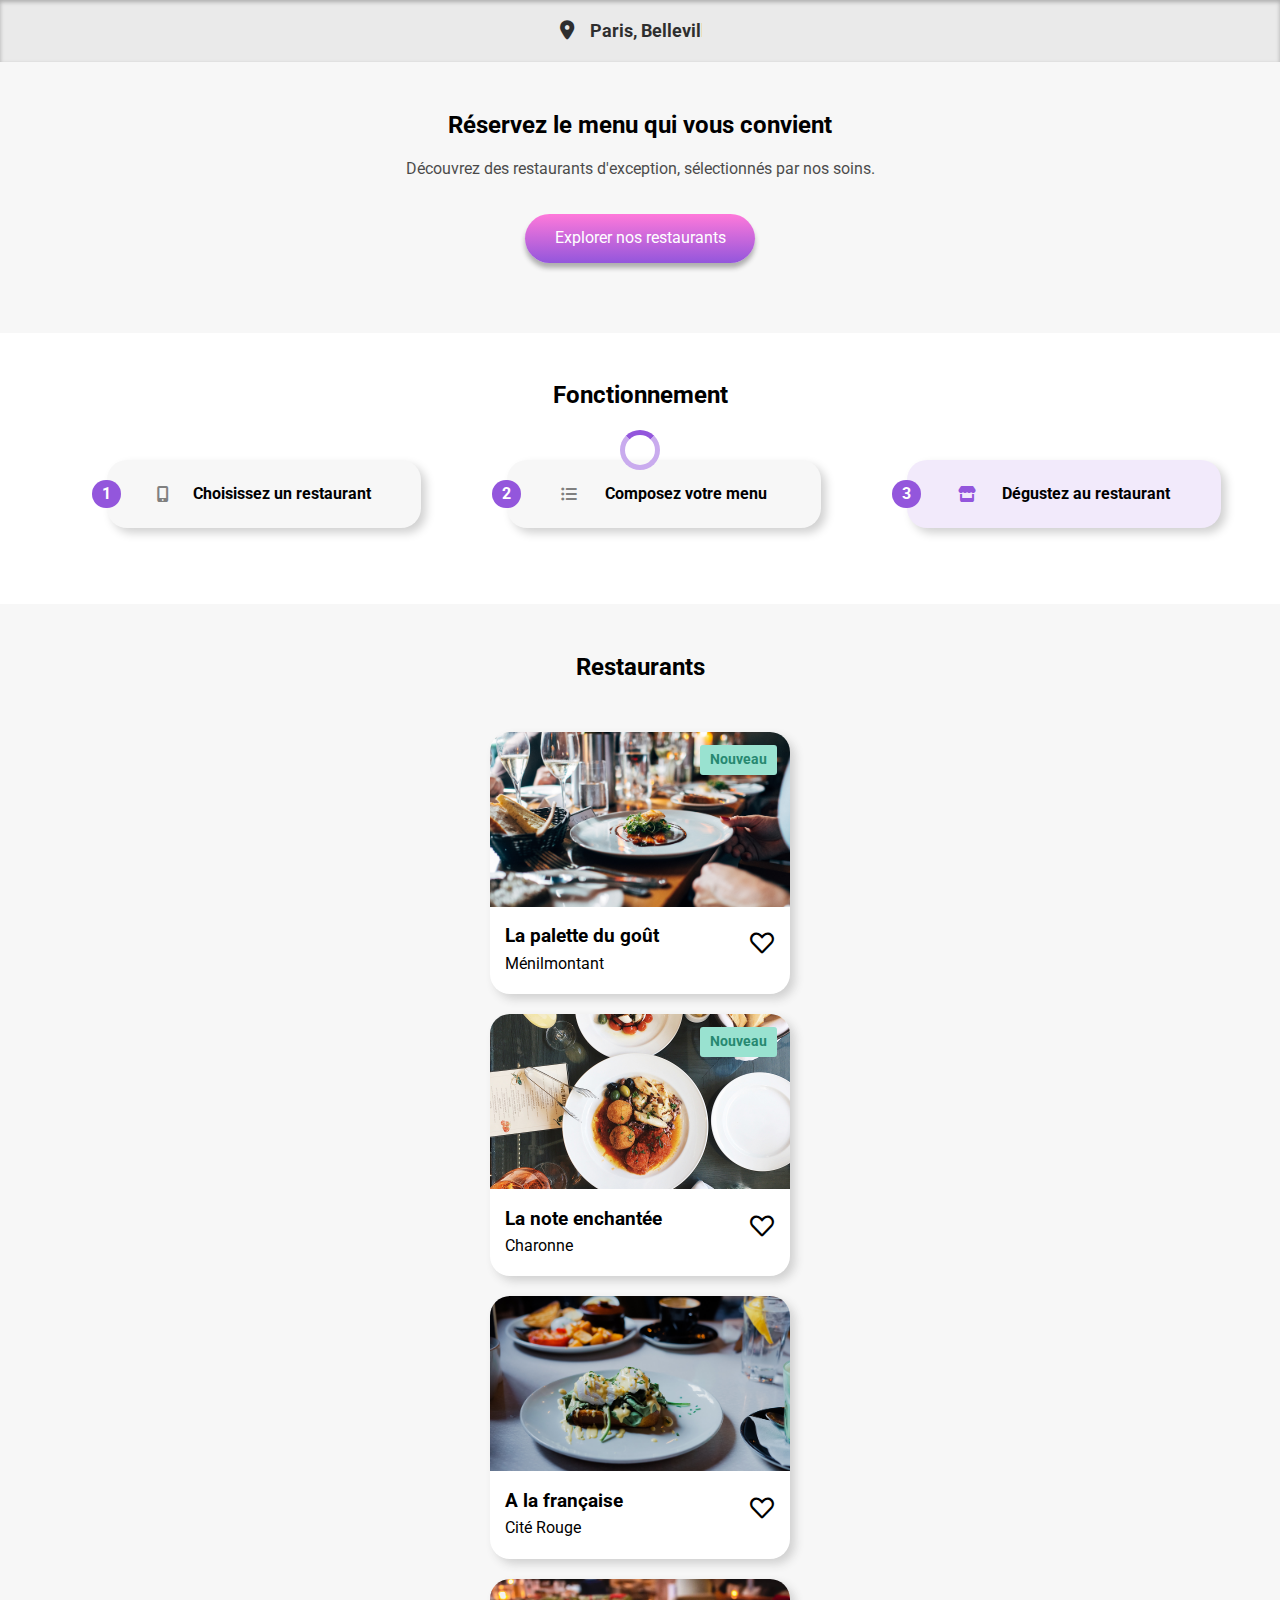
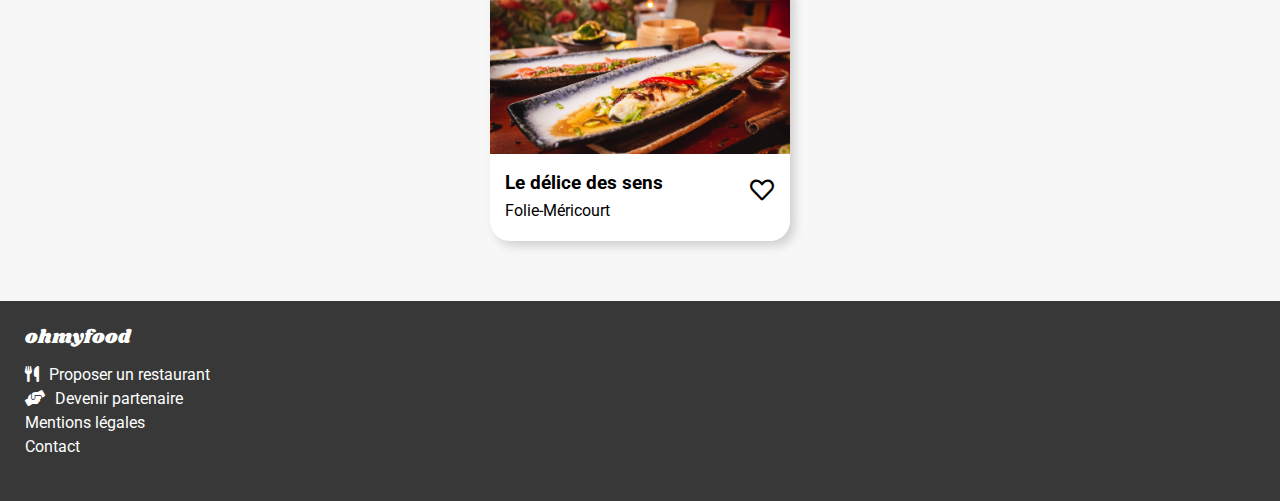
<file: public/index.html>
<!DOCTYPE html>
<html lang="fr">

<head>
    <meta charset="utf-8">
    <title>Accueil_Ohmyfood</title>
    <link rel="preconnect" href="https://fonts.googleapis.com">
    <link rel="preconnect" href="https://fonts.gstatic.com" crossorigin>
    <link href="https://fonts.googleapis.com/css2?family=Roboto:wght@400;700&family=Shrikhand&display=swap"
        rel="stylesheet">
    <link rel="stylesheet" href="CSS/main.css">
    <meta name="viewport" content="width=device-width, initial-scale=1.0, user-scalable=yes">
    <link rel="stylesheet" href="fontawesome-free-6.0.0-beta3-web/css/all.css">
    <link rel="stylesheet" href="font-awesome-4.7.0/css/font-awesome.min.css">
</head>

<body>

    <!--H E A D E R-->

    <header>
        <img class="header__logo" src="images/logo/ohmyfood.png" alt="logo">
    </header>

    <!--R E C H E R C H E S  E T  F O N C T I O N N E M E N T-->

    <main>
        <section class="location">
            <form>
                <i class="fas fa-map-marker-alt"></i>
                <input type="search" value="Paris, Belleville" />
            </form>
            <h2 class="location__titre">Réservez le menu qui vous convient</h2>
            <p class="location__phrase">Découvrez des restaurants d'exception, sélectionnés par nos soins.</p>
            <button class="location__btn" type="button">Explorer nos restaurants</button>
        </section>

        <section class="step">
            <h2 class="step__titre">Fonctionnement</h2>
            <ol class="step__list">
                <li class="step__list__item"><i class="fas fa-mobile-alt"></i>Choisissez un restaurant
                <li>
                <li class="step__list__item"><i class="fas fa-list-ul"></i>Composez votre menu</li>
                <li class="step__list__item --active"><i class="fas fa-store"></i>Dégustez au restaurant</li>
            </ol>
        </section>

        <!--RESTAURANT CARTES-->

        <section class="restaurant">
            <h2 class="restaurant__titre">Restaurants</h2>

            <div class="restaurant__carte">
                <a href="menu3.html">
                    <img class="restaurant__carte__img" src="images/restaurants/jay-wennington-N_Y88TWmGwA-unsplash.jpg"
                        alt="la palette du goût">
                    <span>Nouveau</span>

                    <div class="carte__legende">
                        <button class="carte__legende__btn"><i class="fa-solid fa-heart"></i></button>
                        <h3 class="carte__legende__titre">La palette du goût</h3>
                        <p class="carte__legende__lieu">Ménilmontant</p>
                    </div>
                </a>
            </div>

            <div class="restaurant__carte">
                <a href="menu2.html">
                    <img class="restaurant__carte__img" src="images/restaurants/stil-u2Lp8tXIcjw-unsplash.jpg"
                        alt="la note enchantée">
                    <span>Nouveau</span>

                    <div class="carte__legende">
                        <button class="carte__legende__btn"><i class="fa-solid fa-heart"></i></button>
                        <h3 class="carte__legende__titre">La note enchantée</h3>
                        <p class="carte__legende__lieu">Charonne</p>
                    </div>
                </a>
            </div>

            <div class="restaurant__carte">
                <a href="menu1.html">
                    <img class="restaurant__carte__img" src="images/restaurants/toa-heftiba-DQKerTsQwi0-unsplash.jpg"
                        alt="A la française">

                    <div class="carte__legende">
                        <button class="carte__legende__btn"><i class="fa-solid fa-heart"></i></button>
                        <h3 class="carte__legende__titre">A la française</h3>
                        <p class="carte__legende__lieu">Cité Rouge</p>
                    </div>
                </a>
            </div>

            <div class="restaurant__carte">
                <a href="menu4.html">
                    <img class="restaurant__carte__img"
                        src="images/restaurants/louis-hansel-shotsoflouis-qNBGVyOCY8Q-unsplash.jpg"
                        alt="Le délice des sens">

                    <div class="carte__legende">
                        <button class="carte__legende__btn"><i class="fa-solid fa-heart"></i></button>
                        <h3 class="carte__legende__titre">Le délice des sens</h3>
                        <p class="carte__legende__lieu">Folie-Méricourt</p>
                    </div>
                </a>
            </div>

        </section>

        <div class="content-loader">
            <div class="loader"></div>
        </div>
    </main>

    <!--F O O T E R-->

    <footer>
        <h3 class="footer__titre">ohmyfood</h3>
        <ul class="footer__list">
            <li class="footer__list__item"><i class="fas fa-utensils"></i>Proposer un restaurant</li>
            <li class="footer__list__item"><i class="fas fa-hands-helping"></i>Devenir partenaire</li>
            <li class="footer__list__item">Mentions légales</li>
            <li class="footer__list__item"><a href="mailto:contact@ohmyfood.com">Contact</a></li>
        </ul>
    </footer>
</body>

</html>
</file>
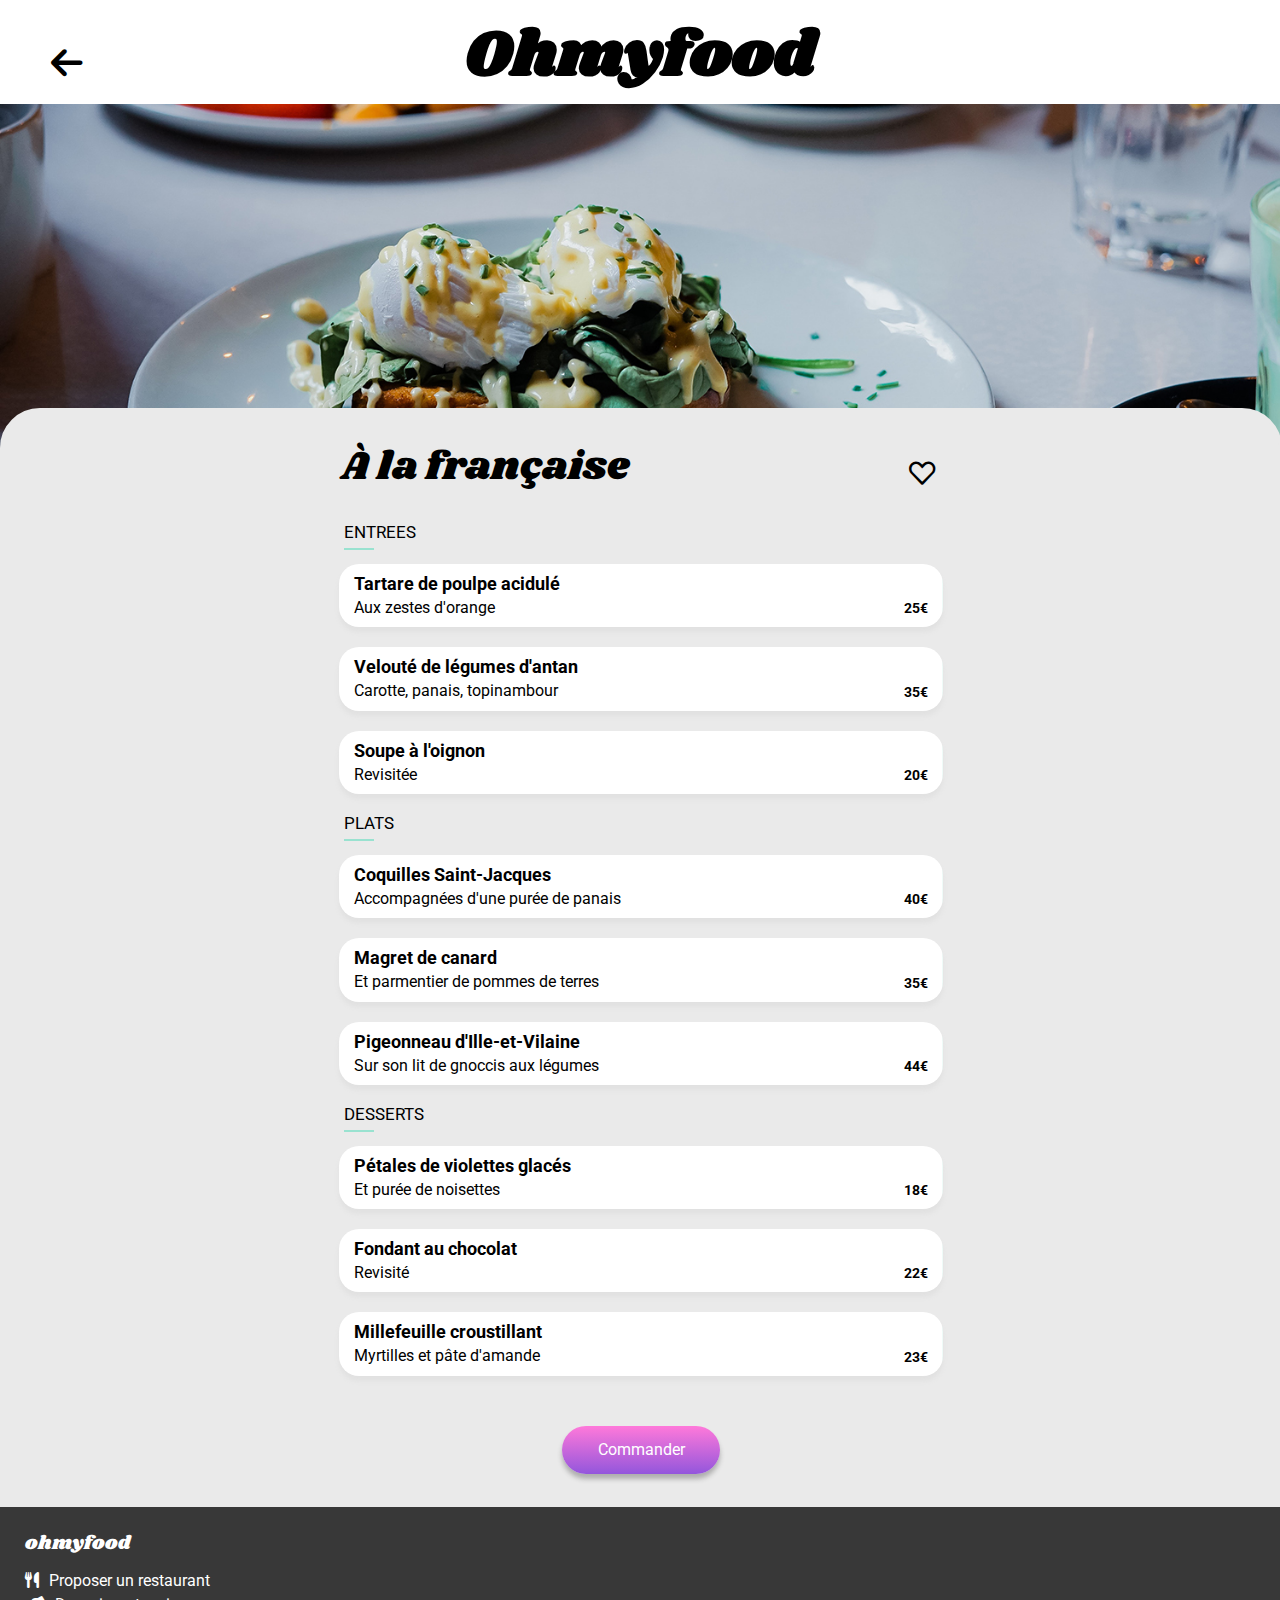
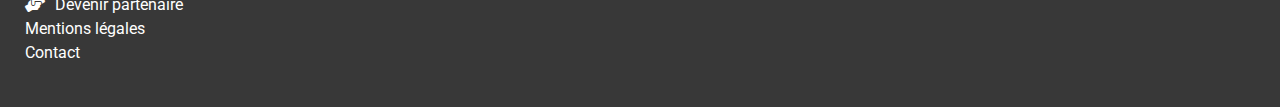
<file: public/menu1.html>
<!DOCTYPE html>
<html lang="fr">

<head>
    <meta charset="utf-8">
    <title>Menu - A la française</title>
    <link rel="preconnect" href="https://fonts.googleapis.com">
    <link rel="preconnect" href="https://fonts.gstatic.com" crossorigin>
    <link href="https://fonts.googleapis.com/css2?family=Roboto:wght@100;300;400;700&family=Shrikhand&display=swap"
        rel="stylesheet">
    <link rel="stylesheet" href="CSS/main.css">
    <meta name="viewport" content="width=device-width, initial-scale=1.0, user-scalable=yes">
    <link rel="stylesheet" href="fontawesome-free-6.0.0-beta3-web/css/all.css">
    <link rel="stylesheet" href="font-awesome-4.7.0/css/font-awesome.min.css">
</head>

<body>

    <!--H E A D E R-->

    <header>
        <a href="index.html" class="header__link"><i class="fas fa-arrow-left"></i></a>
        <img class="header__logo" src="images/logo/ohmyfood.png" alt="logo">
        <h1>Ohmyfood</h1>
    </header>

    <!--M E N U-->

    <main class="page-menu">

        <img src="images/restaurants/toa-heftiba-DQKerTsQwi0-unsplash.jpg" alt="A la française">
        <section class="menu">
            <h2 class="menu__titre">À la française<button class="menu__btn"><i class="fa-solid fa-heart"></i></button>
            </h2>

            <!--E N T R E E S-->

            <section class="section-entree plat entree">
                <h2 class="plat__titre">ENTREES</h2>

                <div class="plat__all">
                    <!--TEST CORRECTIONS BOUTON EN DIV-->
                    
                    <div class="entree__btn">
                        
                        <div class="plat__etdetails">
                            <h3 class="plat__choix">Tartare de poulpe acidulé</h3>
                            <p class="plat__accompagnement">Aux zestes d'orange</p>
                        </div>

                        
                        <p class="plat__prix">25€</p>
                        

                        <div class="fond-coche"><i class="fa-solid fa-circle-check"></i></div>

                    </div>
                    <!--TEST CORRECTIONS BOUTON EN DIV-->

                    <div class="entree__btn">
                        
                        <div class="plat__etdetails">
                            <h3 class="plat__choix">Velouté de légumes d'antan</h3>
                            <p class="plat__accompagnement">Carotte, panais, topinambour</p>
                        </div>

                        
                        <p class="plat__prix">35€</p>
                        

                        <div class="fond-coche"><i class="fa-solid fa-circle-check"></i></div>

                    </div>


                    <div class="entree__btn">
                        
                        <div class="plat__etdetails">
                            <h3 class="plat__choix">Soupe à l'oignon</h3>
                            <p class="plat__accompagnement">Revisitée</p>
                        </div>

                        
                        <p class="plat__prix">20€</p>
                        

                        <div class="fond-coche"><i class="fa-solid fa-circle-check"></i></div>

                    </div>
                </div>

            </section>

            <!--P L A T S-->

            <section class="section-plat plat">
                <h2 class="plat__titre">PLATS</h2>

                <div class="plat__all">

                    <div class="plat__btn">
                        
                        <div class="plat__etdetails">
                            <h3 class="plat__choix">Coquilles Saint-Jacques</h3>
                            <p class="plat__accompagnement">Accompagnées d'une purée de panais</p>
                        </div>

                        
                        <p class="plat__prix">40€</p>
                        

                        <div class="fond-coche"><i class="fa-solid fa-circle-check"></i></div>

                    </div>


                    <div class="plat__btn">
                        
                        <div class="plat__etdetails">
                            <h3 class="plat__choix">Magret de canard</h3>
                            <p class="plat__accompagnement">Et parmentier de pommes de terres</p>
                        </div>

                        
                        <p class="plat__prix">35€</p>
                        

                        <div class="fond-coche"><i class="fa-solid fa-circle-check"></i></div>

                    </div>


                    <div class="plat__btn">
                        
                        <div class="plat__etdetails">
                            <h3 class="plat__choix">Pigeonneau d'Ille-et-Vilaine</h3>
                            <p class="plat__accompagnement">Sur son lit de gnoccis aux légumes</p>
                        </div>

                        
                        <p class="plat__prix">44€</p>
                        

                        <div class="fond-coche"><i class="fa-solid fa-circle-check"></i></div>

                    </div>

                </div>

            </section>

            <!--D E S S E R T S-->

            <section class="section-dessert plat dessert">
                <h2 class="plat__titre">DESSERTS</h2>

                <div class="plat__all">


                    <div class="dessert__btn">
                        
                        <div class="plat__etdetails">
                            <h3 class="plat__choix">Pétales de violettes glacés</h3>
                            <p class="plat__accompagnement">Et purée de noisettes</p>
                        </div>

                        
                        <p class="plat__prix">18€</p>
                        

                        <div class="fond-coche"><i class="fa-solid fa-circle-check"></i></div>

                    </div>

        

                    <div class="dessert__btn">
                        
                        <div class="plat__etdetails">
                            <h3 class="plat__choix">Fondant au chocolat</h3>
                            <p class="plat__accompagnement">Revisité</p>
                        </div>

                        
                        <p class="plat__prix">22€</p>
                        

                        <div class="fond-coche"><i class="fa-solid fa-circle-check"></i></div>

                    </div>


                    <div class="dessert__btn">
                        
                        <div class="plat__etdetails">
                            <h3 class="plat__choix">Millefeuille croustillant</h3>
                            <p class="plat__accompagnement">Myrtilles et pâte d'amande</p>
                        </div>

                        
                        <p class="plat__prix">23€</p>
                        

                        <div class="fond-coche"><i class="fa-solid fa-circle-check"></i></div>

                    </div>
                </div>

            </section>

            <div class="menu__order">
                <button>Commander</button>
            </div>

        </section>
    </main>

    <!--F O O T E R-->

    <footer>
        <h3 class="footer__titre">ohmyfood</h3>
        <ul class="footer__list">
            <li class="footer__list__item"><i class="fas fa-utensils"></i>Proposer un restaurant</li>
            <li class="footer__list__item"><i class="fas fa-hands-helping"></i>Devenir partenaire</li>
            <li class="footer__list__item">Mentions légales</li>
            <li class="footer__list__item"><a href="mailto:contact@ohmyfood.com">Contact</a></li>
        </ul>
    </footer>
</body>

</html>
</file>
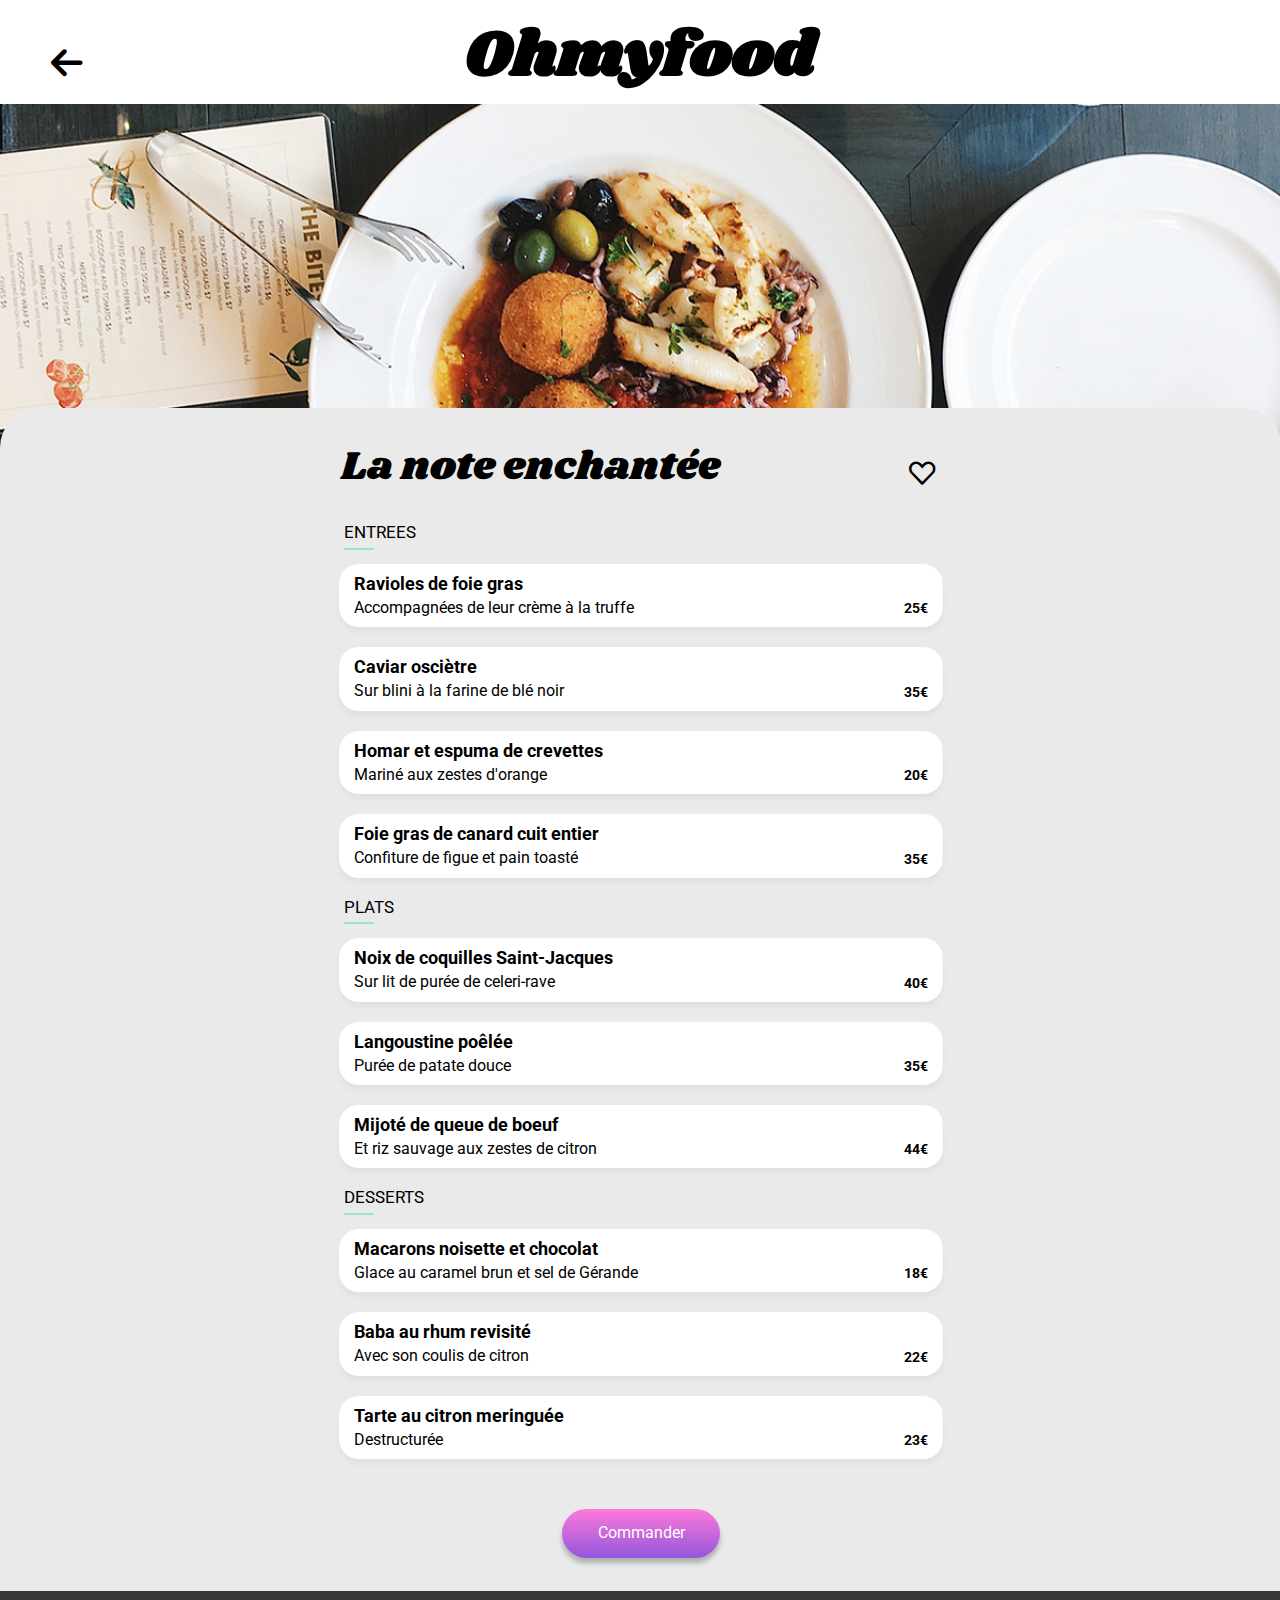
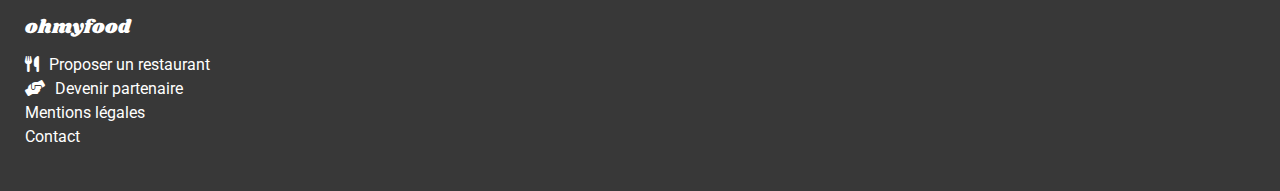
<file: public/menu2.html>
<!DOCTYPE html>
<html lang="fr">

<head>
    <meta charset="utf-8">
    <title>Menu - La note enchantée</title>
    <link rel="preconnect" href="https://fonts.googleapis.com">
    <link rel="preconnect" href="https://fonts.gstatic.com" crossorigin>
    <link href="https://fonts.googleapis.com/css2?family=Roboto:wght@100;300;400;700&family=Shrikhand&display=swap"
        rel="stylesheet">
    <link rel="stylesheet" href="CSS/main.css">
    <meta name="viewport" content="width=device-width, initial-scale=1.0, user-scalable=yes">
    <link rel="stylesheet" href="fontawesome-free-6.0.0-beta3-web/css/all.css">
    <link rel="stylesheet" href="font-awesome-4.7.0/css/font-awesome.min.css">
</head>

<body>

    <!--H E A D E R-->

    <header>
        <a href="index.html" class="header__link"><i class="fas fa-arrow-left"></i></a>
        <img class="header__logo" src="images/logo/ohmyfood.png" alt="logo">
        <h1>Ohmyfood</h1>
    </header>

    <!--M E N U-->

    <main class="page-menu">

        <img src="images/restaurants/stil-u2Lp8tXIcjw-unsplash.jpg" alt="La note enchnatée">
        <section class="menu">
            <h2 class="menu__titre">La note enchantée<button class="menu__btn"><i class="fa-solid fa-heart"></i></button>
            </h2>

            <!--E N T R E E S-->

            <section class="section-entree plat entree">
                <h2 class="plat__titre">ENTREES</h2>

                <div class="plat__all">
                    <!--TEST REORGANISATION BOUTON PLAT--> <!--ATTENTION JE TRAVAILLE SUR LA BRANCHE GIT "PLAT"!-->
                    
                    <div class="entree__btn">
                        
                        <div class="plat__etdetails">
                            <h3 class="plat__choix">Ravioles de foie gras</h3>
                            <p class="plat__accompagnement">Accompagnées de leur crème à la truffe</p>
                        </div>

                        
                        <p class="plat__prix">25€</p>
                        

                        <div class="fond-coche"><i class="fa-solid fa-circle-check"></i></div>

                    </div>
                    <!--TEST REORGANISATION BOUTON PLAT-->

                    <div class="entree__btn">
                        
                        <div class="plat__etdetails">
                            <h3 class="plat__choix">Caviar osciètre</h3>
                            <p class="plat__accompagnement">Sur blini à la farine de blé noir</p>
                        </div>

                        
                        <p class="plat__prix">35€</p>
                        

                        <div class="fond-coche"><i class="fa-solid fa-circle-check"></i></div>

                    </div>


                    <div class="entree__btn">
                        
                        <div class="plat__etdetails">
                            <h3 class="plat__choix">Homar et espuma de crevettes</h3>
                            <p class="plat__accompagnement">Mariné aux zestes d'orange</p>
                        </div>

                        
                        <p class="plat__prix">20€</p>
                        

                        <div class="fond-coche"><i class="fa-solid fa-circle-check"></i></div>

                    </div>


                    <div class="entree__btn">
                        
                        <div class="plat__etdetails">
                            <h3 class="plat__choix">Foie gras de canard cuit entier</h3>
                            <p class="plat__accompagnement">Confiture de figue et pain toasté</p>
                        </div>

                        
                        <p class="plat__prix">35€</p>
                        

                        <div class="fond-coche"><i class="fa-solid fa-circle-check"></i></div>

                    </div>
                </div>

            </section>

            <!--P L A T S-->

            <section class="section-plat plat">
                <h2 class="plat__titre">PLATS</h2>

                <div class="plat__all">

                    <div class="plat__btn">
                        
                        <div class="plat__etdetails">
                            <h3 class="plat__choix">Noix de coquilles Saint-Jacques</h3>
                            <p class="plat__accompagnement">Sur lit de purée de celeri-rave</p>
                        </div>

                        
                        <p class="plat__prix">40€</p>
                        

                        <div class="fond-coche"><i class="fa-solid fa-circle-check"></i></div>

                    </div>


                    <div class="plat__btn">
                        
                        <div class="plat__etdetails">
                            <h3 class="plat__choix">Langoustine poêlée</h3>
                            <p class="plat__accompagnement">Purée de patate douce</p>
                        </div>

                        
                        <p class="plat__prix">35€</p>
                        

                        <div class="fond-coche"><i class="fa-solid fa-circle-check"></i></div>

                    </div>


                    <div class="plat__btn">
                        
                        <div class="plat__etdetails">
                            <h3 class="plat__choix">Mijoté de queue de boeuf</h3>
                            <p class="plat__accompagnement">Et riz sauvage aux zestes de citron</p>
                        </div>

                        
                        <p class="plat__prix">44€</p>
                        

                        <div class="fond-coche"><i class="fa-solid fa-circle-check"></i></div>

                    </div>

                </div>

            </section>

            <!--D E S S E R T S-->

            <section class="section-dessert plat dessert">
                <h2 class="plat__titre">DESSERTS</h2>

                <div class="plat__all">


                    <div class="dessert__btn">
                        
                        <div class="plat__etdetails">
                            <h3 class="plat__choix">Macarons noisette et chocolat</h3>
                            <p class="plat__accompagnement">Glace au caramel brun et sel de Gérande</p>
                        </div>

                        
                        <p class="plat__prix">18€</p>
                        

                        <div class="fond-coche"><i class="fa-solid fa-circle-check"></i></div>

                    </div>

        

                    <div class="dessert__btn">
                        
                        <div class="plat__etdetails">
                            <h3 class="plat__choix">Baba au rhum revisité</h3>
                            <p class="plat__accompagnement">Avec son coulis de citron</p>
                        </div>

                        
                        <p class="plat__prix">22€</p>
                        

                        <div class="fond-coche"><i class="fa-solid fa-circle-check"></i></div>

                    </div>


                    <div class="dessert__btn">
                        
                        <div class="plat__etdetails">
                            <h3 class="plat__choix">Tarte au citron meringuée</h3>
                            <p class="plat__accompagnement">Destructurée</p>
                        </div>

                        
                        <p class="plat__prix">23€</p>
                        

                        <div class="fond-coche"><i class="fa-solid fa-circle-check"></i></div>

                    </div>
                </div>

            </section>

            <div class="menu__order">
                <button>Commander</button>
            </div>

        </section>
    </main>

    <!--F O O T E R-->

    <footer>
        <h3 class="footer__titre">ohmyfood</h3>
        <ul class="footer__list">
            <li class="footer__list__item"><i class="fas fa-utensils"></i>Proposer un restaurant</li>
            <li class="footer__list__item"><i class="fas fa-hands-helping"></i>Devenir partenaire</li>
            <li class="footer__list__item">Mentions légales</li>
            <li class="footer__list__item"><a href="mailto:contact@ohmyfood.com">Contact</a></li>
        </ul>
    </footer>
</body>

</html>
</file>
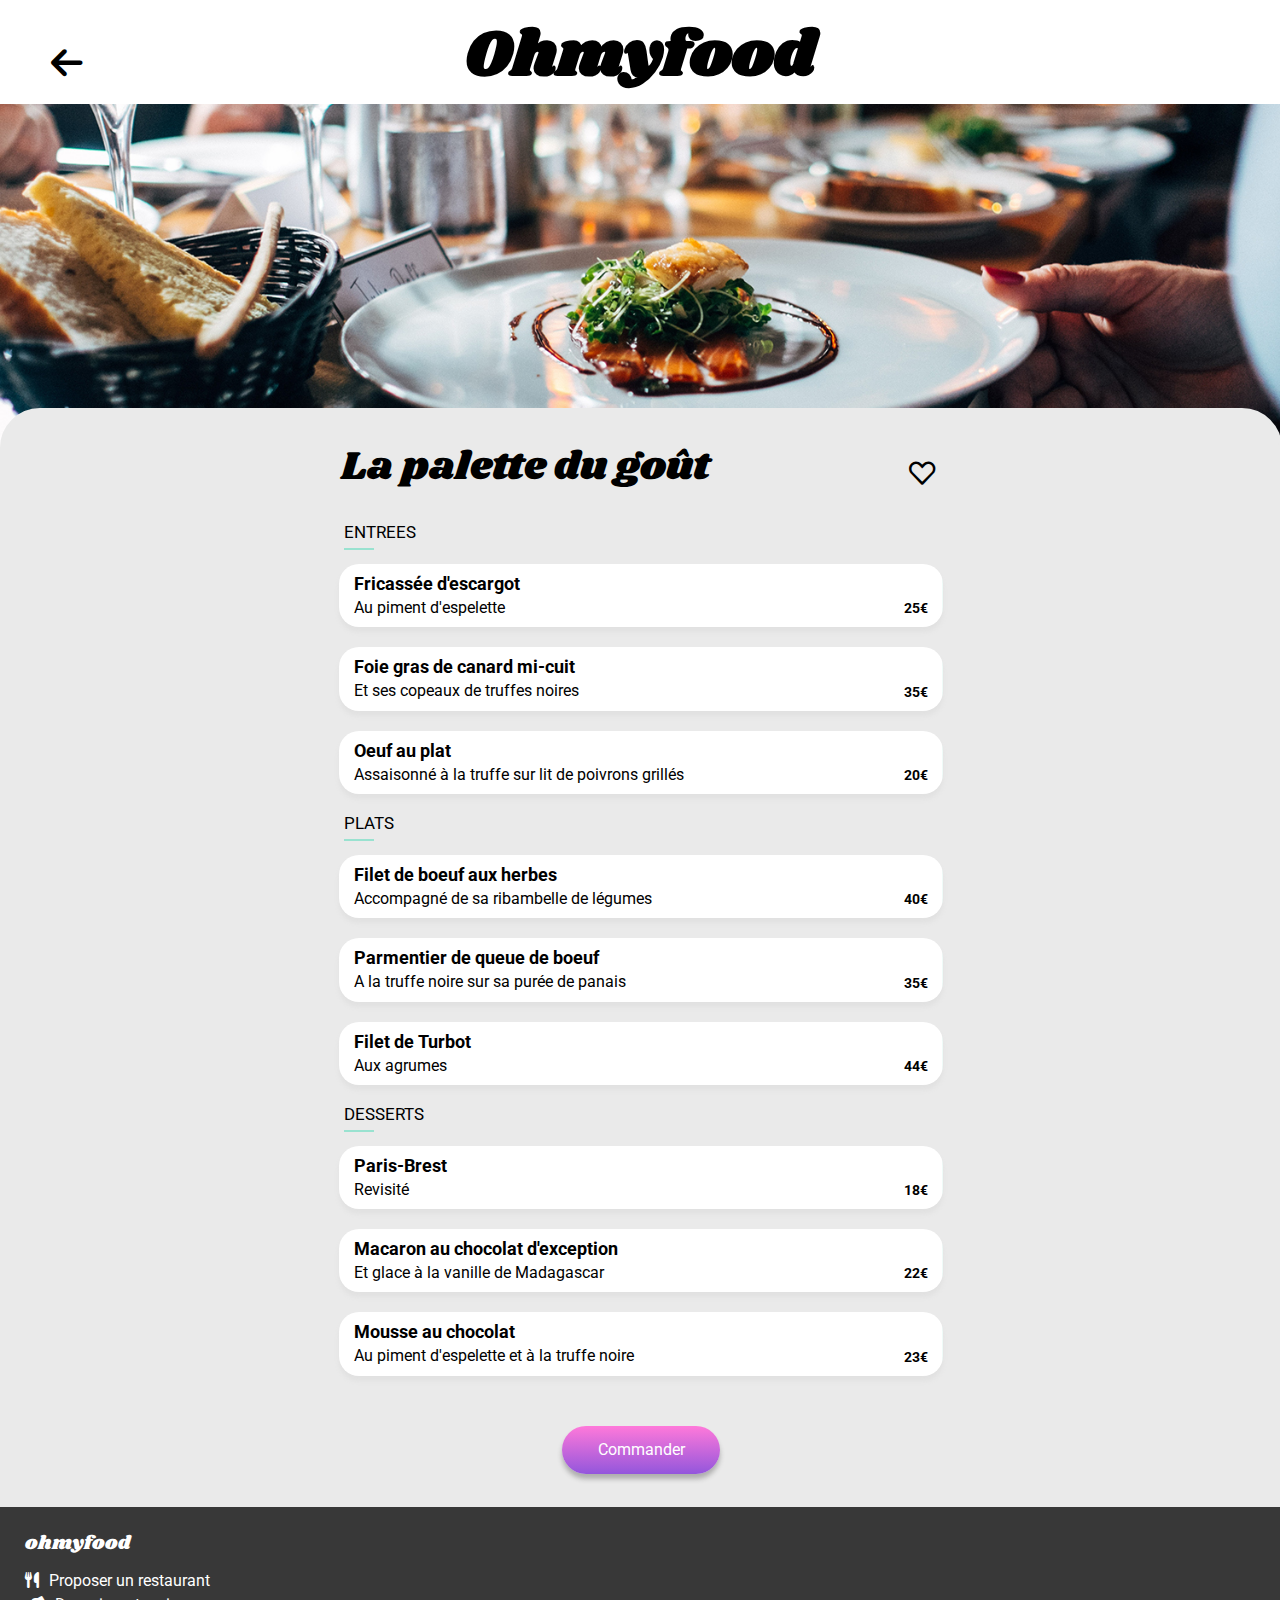
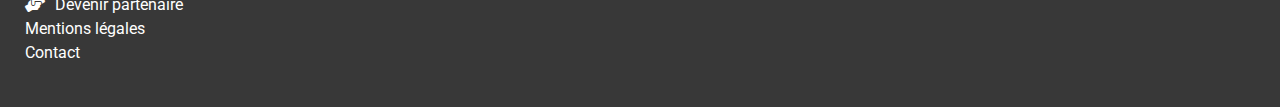
<file: public/menu3.html>
<!DOCTYPE html>
<html lang="fr">

<head>
    <meta charset="utf-8">
    <title>Menu - La palette du goût</title>
    <link rel="preconnect" href="https://fonts.googleapis.com">
    <link rel="preconnect" href="https://fonts.gstatic.com" crossorigin>
    <link href="https://fonts.googleapis.com/css2?family=Roboto:wght@100;300;400;700&family=Shrikhand&display=swap"
        rel="stylesheet">
    <link rel="stylesheet" href="CSS/main.css">
    <meta name="viewport" content="width=device-width, initial-scale=1.0, user-scalable=yes">
    <link rel="stylesheet" href="fontawesome-free-6.0.0-beta3-web/css/all.css">
    <link rel="stylesheet" href="font-awesome-4.7.0/css/font-awesome.min.css">
</head>

<body>

    <!--H E A D E R-->

    <header>
        <a href="index.html" class="header__link"><i class="fas fa-arrow-left"></i></a>
        <img class="header__logo" src="images/logo/ohmyfood.png" alt="logo">
        <h1>Ohmyfood</h1>
    </header>

    <!--M E N U-->

    <main class="page-menu">

        <img src="images/restaurants/jay-wennington-N_Y88TWmGwA-unsplash.jpg" alt="La palette du goût">
        <section class="menu">
            <h2 class="menu__titre">La palette du goût<button class="menu__btn"><i class="fa-solid fa-heart"></i></button>
            </h2>

            <!--E N T R E E S-->

            <section class="section-entree plat entree">
                <h2 class="plat__titre">ENTREES</h2>

                <div class="plat__all">
                    <!--TEST REORGANISATION BOUTON PLAT--> <!--ATTENTION JE TRAVAILLE SUR LA BRANCHE GIT "PLAT"!-->
                    
                    <div class="entree__btn">
                        
                        <div class="plat__etdetails">
                            <h3 class="plat__choix">Fricassée d'escargot</h3>
                            <p class="plat__accompagnement">Au piment d'espelette</p>
                        </div>

                        
                        <p class="plat__prix">25€</p>
                        

                        <div class="fond-coche"><i class="fa-solid fa-circle-check"></i></div>

                    </div>
                    <!--TEST REORGANISATION BOUTON PLAT-->

                    <div class="entree__btn">
                        
                        <div class="plat__etdetails">
                            <h3 class="plat__choix">Foie gras de canard mi-cuit</h3>
                            <p class="plat__accompagnement">Et ses copeaux de truffes noires</p>
                        </div>

                        
                        <p class="plat__prix">35€</p>
                        

                        <div class="fond-coche"><i class="fa-solid fa-circle-check"></i></div>

                    </div>


                    <div class="entree__btn">
                        
                        <div class="plat__etdetails">
                            <h3 class="plat__choix">Oeuf au plat</h3>
                            <p class="plat__accompagnement">Assaisonné à la truffe sur lit de poivrons grillés</p>
                        </div>

                        
                        <p class="plat__prix">20€</p>
                        

                        <div class="fond-coche"><i class="fa-solid fa-circle-check"></i></div>

                    </div>

                </div>

            </section>

            <!--P L A T S-->

            <section class="section-plat plat">
                <h2 class="plat__titre">PLATS</h2>

                <div class="plat__all">

                    <div class="plat__btn">
                        
                        <div class="plat__etdetails">
                            <h3 class="plat__choix">Filet de boeuf aux herbes</h3>
                            <p class="plat__accompagnement">Accompagné de sa ribambelle de légumes</p>
                        </div>

                        
                        <p class="plat__prix">40€</p>
                        

                        <div class="fond-coche"><i class="fa-solid fa-circle-check"></i></div>

                    </div>


                    <div class="plat__btn">
                        
                        <div class="plat__etdetails">
                            <h3 class="plat__choix">Parmentier de queue de boeuf</h3>
                            <p class="plat__accompagnement">A la truffe noire sur sa purée de panais</p>
                        </div>

                        
                        <p class="plat__prix">35€</p>
                        

                        <div class="fond-coche"><i class="fa-solid fa-circle-check"></i></div>

                    </div>


                    <div class="plat__btn">
                        
                        <div class="plat__etdetails">
                            <h3 class="plat__choix">Filet de Turbot</h3>
                            <p class="plat__accompagnement">Aux agrumes</p>
                        </div>

                        
                        <p class="plat__prix">44€</p>
                        

                        <div class="fond-coche"><i class="fa-solid fa-circle-check"></i></div>

                    </div>

                </div>

            </section>

            <!--D E S S E R T S-->

            <section class="section-dessert plat dessert">
                <h2 class="plat__titre">DESSERTS</h2>

                <div class="plat__all">


                    <div class="dessert__btn">
                        
                        <div class="plat__etdetails">
                            <h3 class="plat__choix">Paris-Brest</h3>
                            <p class="plat__accompagnement">Revisité</p>
                        </div>

                        
                        <p class="plat__prix">18€</p>
                        

                        <div class="fond-coche"><i class="fa-solid fa-circle-check"></i></div>

                    </div>

        

                    <div class="dessert__btn">
                        
                        <div class="plat__etdetails">
                            <h3 class="plat__choix">Macaron au chocolat d'exception</h3>
                            <p class="plat__accompagnement">Et glace à la vanille de Madagascar</p>
                        </div>

                        
                        <p class="plat__prix">22€</p>
                        

                        <div class="fond-coche"><i class="fa-solid fa-circle-check"></i></div>

                    </div>


                    <div class="dessert__btn">
                        
                        <div class="plat__etdetails">
                            <h3 class="plat__choix">Mousse au chocolat</h3>
                            <p class="plat__accompagnement">Au piment d'espelette et à la truffe noire</p>
                        </div>

                        
                        <p class="plat__prix">23€</p>
                        

                        <div class="fond-coche"><i class="fa-solid fa-circle-check"></i></div>

                    </div>
                </div>

            </section>

            <div class="menu__order">
                <button>Commander</button>
            </div>

        </section>
    </main>

    <!--F O O T E R-->

    <footer>
        <h3 class="footer__titre">ohmyfood</h3>
        <ul class="footer__list">
            <li class="footer__list__item"><i class="fas fa-utensils"></i>Proposer un restaurant</li>
            <li class="footer__list__item"><i class="fas fa-hands-helping"></i>Devenir partenaire</li>
            <li class="footer__list__item">Mentions légales</li>
            <li class="footer__list__item"><a href="mailto:contact@ohmyfood.com">Contact</a></li>
        </ul>
    </footer>
</body>

</html>
</file>
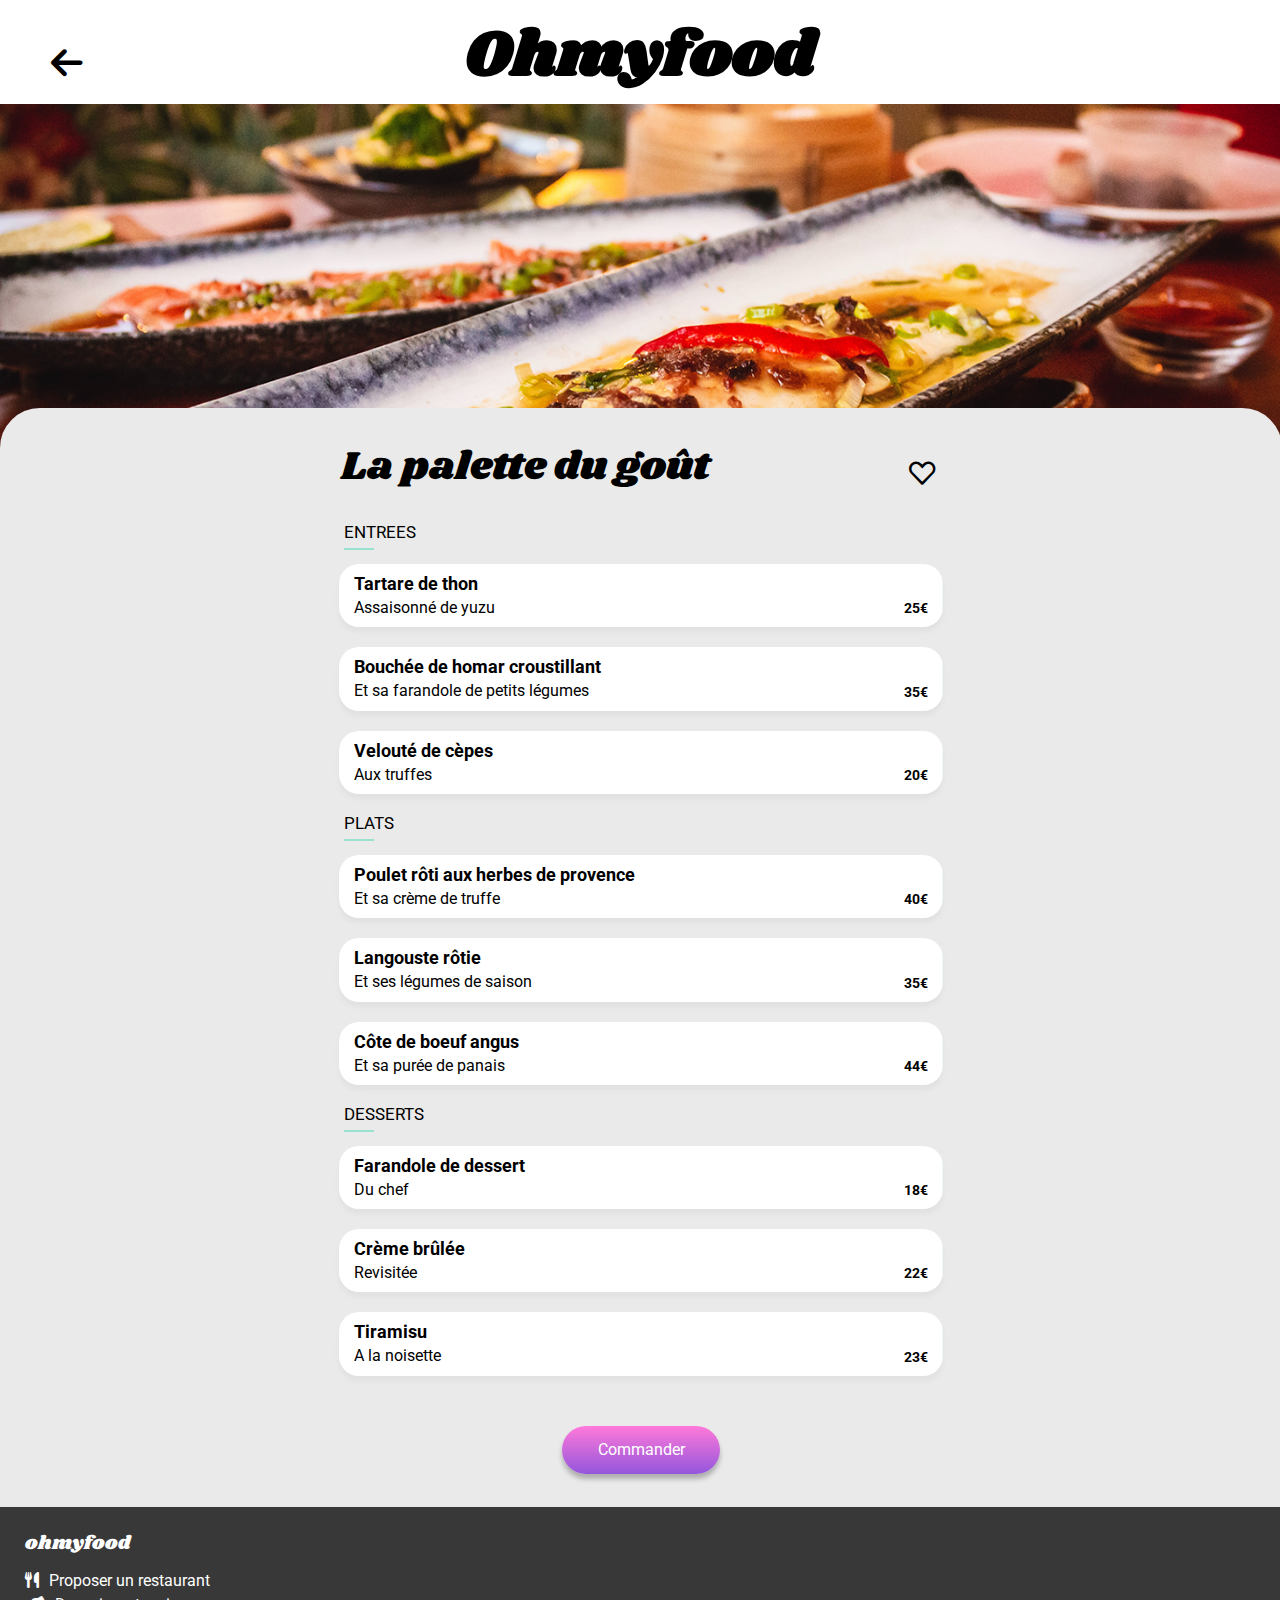
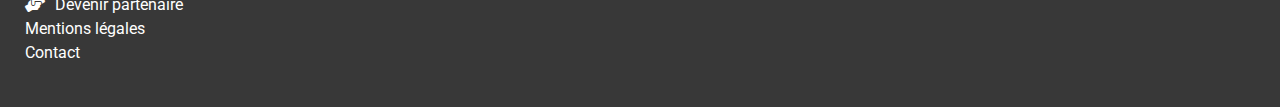
<file: public/menu4.html>
<!DOCTYPE html>
<html lang="fr">

<head>
    <meta charset="utf-8">
    <title>Menu - Le délice des sens</title>
    <link rel="preconnect" href="https://fonts.googleapis.com">
    <link rel="preconnect" href="https://fonts.gstatic.com" crossorigin>
    <link href="https://fonts.googleapis.com/css2?family=Roboto:wght@100;300;400;700&family=Shrikhand&display=swap"
        rel="stylesheet">
    <link rel="stylesheet" href="CSS/main.css">
    <meta name="viewport" content="width=device-width, initial-scale=1.0, user-scalable=yes">
    <link rel="stylesheet" href="fontawesome-free-6.0.0-beta3-web/css/all.css">
    <link rel="stylesheet" href="font-awesome-4.7.0/css/font-awesome.min.css">
</head>

<body>

    <!--H E A D E R-->

    <header>
        <a href="index.html" class="header__link"><i class="fas fa-arrow-left"></i></a>
        <img class="header__logo" src="images/logo/ohmyfood.png" alt="logo">
        <h1>Ohmyfood</h1>
    </header>

    <!--M E N U-->

    <main class="page-menu">

        <img src="images/restaurants/louis-hansel-shotsoflouis-qNBGVyOCY8Q-unsplash.jpg" alt="Le délice des sens">
        <section class="menu">
            <h2 class="menu__titre">La palette du goût<button class="menu__btn"><i class="fa-solid fa-heart"></i></button>
            </h2>

            <!--E N T R E E S-->

            <section class="section-entree plat entree">
                <h2 class="plat__titre">ENTREES</h2>

                <div class="plat__all">
                    <!--TEST REORGANISATION BOUTON PLAT--> <!--ATTENTION JE TRAVAILLE SUR LA BRANCHE GIT "PLAT"!-->
                    
                    <div class="entree__btn">
                        
                        <div class="plat__etdetails">
                            <h3 class="plat__choix">Tartare de thon</h3>
                            <p class="plat__accompagnement">Assaisonné de yuzu</p>
                        </div>

                        
                        <p class="plat__prix">25€</p>
                        

                        <div class="fond-coche"><i class="fa-solid fa-circle-check"></i></div>

                    </div>
                    <!--TEST REORGANISATION BOUTON PLAT-->

                    <div class="entree__btn">
                        
                        <div class="plat__etdetails">
                            <h3 class="plat__choix">Bouchée de homar croustillant</h3>
                            <p class="plat__accompagnement">Et sa farandole de petits légumes</p>
                        </div>

                        
                        <p class="plat__prix">35€</p>
                        

                        <div class="fond-coche"><i class="fa-solid fa-circle-check"></i></div>

                    </div>


                    <div class="entree__btn">
                        
                        <div class="plat__etdetails">
                            <h3 class="plat__choix">Velouté de cèpes</h3>
                            <p class="plat__accompagnement">Aux truffes</p>
                        </div>

                        
                        <p class="plat__prix">20€</p>
                        

                        <div class="fond-coche"><i class="fa-solid fa-circle-check"></i></div>

                    </div>

                </div>

            </section>

            <!--P L A T S-->

            <section class="section-plat plat">
                <h2 class="plat__titre">PLATS</h2>

                <div class="plat__all">

                    <div class="plat__btn">
                        
                        <div class="plat__etdetails">
                            <h3 class="plat__choix">Poulet rôti aux herbes de provence</h3>
                            <p class="plat__accompagnement">Et sa crème de truffe</p>
                        </div>

                        
                        <p class="plat__prix">40€</p>
                        

                        <div class="fond-coche"><i class="fa-solid fa-circle-check"></i></div>

                    </div>


                    <div class="plat__btn">
                        
                        <div class="plat__etdetails">
                            <h3 class="plat__choix">Langouste rôtie</h3>
                            <p class="plat__accompagnement">Et ses légumes de saison</p>
                        </div>

                        
                        <p class="plat__prix">35€</p>
                        

                        <div class="fond-coche"><i class="fa-solid fa-circle-check"></i></div>

                    </div>


                    <div class="plat__btn">
                        
                        <div class="plat__etdetails">
                            <h3 class="plat__choix">Côte de boeuf angus</h3>
                            <p class="plat__accompagnement">Et sa purée de panais</p>
                        </div>

                        
                        <p class="plat__prix">44€</p>
                        

                        <div class="fond-coche"><i class="fa-solid fa-circle-check"></i></div>

                    </div>

                </div>

            </section>

            <!--D E S S E R T S-->

            <section class="section-dessert plat dessert">
                <h2 class="plat__titre">DESSERTS</h2>

                <div class="plat__all">


                    <div class="dessert__btn">
                        
                        <div class="plat__etdetails">
                            <h3 class="plat__choix">Farandole de dessert</h3>
                            <p class="plat__accompagnement">Du chef</p>
                        </div>

                        
                        <p class="plat__prix">18€</p>
                        

                        <div class="fond-coche"><i class="fa-solid fa-circle-check"></i></div>

                    </div>

        

                    <div class="dessert__btn">
                        
                        <div class="plat__etdetails">
                            <h3 class="plat__choix">Crème brûlée</h3>
                            <p class="plat__accompagnement">Revisitée</p>
                        </div>

                        
                        <p class="plat__prix">22€</p>
                        

                        <div class="fond-coche"><i class="fa-solid fa-circle-check"></i></div>

                    </div>


                    <div class="dessert__btn">
                        
                        <div class="plat__etdetails">
                            <h3 class="plat__choix">Tiramisu</h3>
                            <p class="plat__accompagnement">A la noisette</p>
                        </div>

                        
                        <p class="plat__prix">23€</p>
                        

                        <div class="fond-coche"><i class="fa-solid fa-circle-check"></i></div>

                    </div>
                </div>

            </section>

            <div class="menu__order">
                <button>Commander</button>
            </div>

        </section>
    </main>

    <!--F O O T E R-->

    <footer>
        <h3 class="footer__titre">ohmyfood</h3>
        <ul class="footer__list">
            <li class="footer__list__item"><i class="fas fa-utensils"></i>Proposer un restaurant</li>
            <li class="footer__list__item"><i class="fas fa-hands-helping"></i>Devenir partenaire</li>
            <li class="footer__list__item">Mentions légales</li>
            <li class="footer__list__item"><a href="mailto:contact@ohmyfood.com">Contact</a></li>
        </ul>
    </footer>
</body>

</html>
</file>
<file: public/CSS/main.css>
@charset "UTF-8";
/*Création des propriétés raccourcies pour éviter les répétitions à rallonge*/
@import url(/public/CSS/normalize.css);
* {
  box-sizing: content-box;
  -moz-box-sizing: content-box;
  -webkit-box-sizing: content-box;
  font-family: "Roboto", sans-serif;
}

/*Souris*/
li, button {
  cursor: pointer;
}

.step li {
  cursor: auto;
}

/*P A G E  A C C U E I L*/
form input {
  font-weight: 700;
  font-size: 1.1em;
}

.location__phrase {
  font-size: 1em;
}

.step__list__item {
  font-weight: 700;
}

.restaurant__carte span {
  font-size: 0.9em;
  font-weight: 700;
}

.carte__legende__btn {
  font-size: 1.5em;
}

/*P A G E  M E N U */
.entree__btn h3, .plat__btn h3, .dessert__btn h3 {
  font-size: 1.1em;
  line-height: normal;
}
.entree__btn .plat_accompagnement, .plat__btn .plat_accompagnement, .dessert__btn .plat_accompagnement {
  font-size: 0.9em;
  line-height: normal;
}
.entree__btn .plat__prix, .plat__btn .plat__prix, .dessert__btn .plat__prix {
  font-size: 0.9em;
  font-weight: 700;
  line-height: normal;
}

.menu__titre {
  font-family: "Shrikhand", cursive;
  font-weight: 400;
}

.plat__titre {
  font-size: 17px;
  font-weight: 400;
}
.plat__titre:after {
  content: "";
  display: block;
  /*fait apparaître l'élément*/
  width: 12%;
  height: 2px;
  margin-top: 5px;
  background-color: #99E2D0;
}

.plat__all .accompagnement {
  font-size: 0.9em;
}

.footer__titre {
  font-family: "Shrikhand", cursive;
  font-weight: 400;
  font-size: 1.2em;
}

/*Tous les éléments de boutons*/
/*F L E C H E  D E  R E T O U R*/
.header__link {
  position: absolute;
  /*position absolute par rapport au header (dans le layout) qui est en position relative*/
  display: flex;
  margin-top: 10px;
  margin-left: 20px;
  border: none;
  color: black;
  text-decoration: none;
}
.header__link .fas {
  font-size: 1.5em;
}

/*P A G E  A C C U E I L */
/*Bouton "Explorez nos restaurants"*/
.location__btn {
  font-weight: 400;
  width: 50%;
  padding: 15px;
  border: none;
  border-radius: 40px;
  box-shadow: 0px 5px 5px #AEAEAE;
  background: linear-gradient(#FF79DA, #9356DC);
  color: white;
  margin: 20px 20px 30px 20px;
}
.location__btn:hover {
  opacity: 0.9;
  box-shadow: 0px 5px 5px #888888;
}

/*Cartes des restaurants*/
.carte__legende__btn {
  width: 10%;
  float: right;
  padding: 0px;
  margin-top: 10px;
  border: none;
  background-color: white;
}
.carte__legende__btn .fa-heart {
  font-weight: 300;
  transition: all 1s;
  z-index: 1;
}
.carte__legende__btn .fa-heart:hover {
  font-weight: 900;
  -webkit-gradient: linear-gradient(#FF79DA, #9356DC);
  background-image: linear-gradient(#FF79DA, #9356DC);
  color: transparent;
  -webkit-background-clip: text;
  background-clip: text;
}

/* P A G E  M E N U*/
.menu__btn {
  width: 20%;
  margin-right: 0px;
  display: flex;
  justify-content: flex-end;
  font-size: 1.1em;
  border: none;
  background-color: #EAEAEA;
}
.menu__btn .fa-heart {
  font-weight: 300;
  transition: all 1s;
}
.menu__btn .fa-heart:hover {
  font-weight: 900;
  -webkit-gradient: linear-gradient(#FF79DA, #9356DC);
  background-image: linear-gradient(#FF79DA, #9356DC);
  color: transparent;
  -webkit-background-clip: text;
  background-clip: text;
}

/*Boutons des entrées, plats et desserts*/
.entree__btn, .plat__btn, .dessert__btn {
  width: 90%;
  background-color: white;
  border: none;
  border-radius: 20px;
  margin-left: auto;
  margin-right: auto;
  margin-bottom: 20px;
  padding-left: 15px;
  padding-right: 15px;
  text-align: left;
  font-size: 1em;
  box-shadow: 0px 5px 5px #e1e1e1;
  position: relative;
  display: flex;
  justify-content: space-between;
  position: relative;
  overflow: hidden;
}
.entree__btn h3, .plat__btn h3, .dessert__btn h3 {
  height: 20px;
  margin-top: 10px;
  margin-bottom: 5px;
}
.entree__btn .plat__accompagnement, .plat__btn .plat__accompagnement, .dessert__btn .plat__accompagnement {
  margin-top: 5px;
  margin-bottom: 10px;
}

.entree__btn .plat__details, .plat__btn .plat__details, .dessert__btn .plat__details {
  display: flex;
  justify-content: space-between;
  width: 100%;
  /*appliquer une largeur de départ pour réaliser notre animation*/
  transition: width 0.5s ease-out;
}
.entree__btn .plat__prix, .plat__btn .plat__prix, .dessert__btn .plat__prix {
  margin-top: auto;
  margin-bottom: 10px;
  transition: all 0.5s ease-out;
}
.entree__btn .fond-coche, .plat__btn .fond-coche, .dessert__btn .fond-coche {
  height: 100%;
  width: 20%;
  border-radius: 0px 20px 20px 0px;
  position: absolute;
  left: 80%;
  top: 0%;
  background-color: #99E2D0;
  position: absolute;
  transform: translateX(100%);
  transition-property: transform;
  transition: all 0.5s ease-out;
}
.entree__btn .fond-coche .fa-circle-check, .plat__btn .fond-coche .fa-circle-check, .dessert__btn .fond-coche .fa-circle-check {
  position: relative;
  font-size: 2em;
  display: flex;
  justify-content: center;
  color: white;
  margin-top: 22px;
  transition: all 0.5s ease-out;
}

.entree__btn:hover, .plat__btn:hover, .dessert__btn:hover {
  /*Comment faire tourner l'encoche ?*/
}
.entree__btn:hover .fond-coche, .plat__btn:hover .fond-coche, .dessert__btn:hover .fond-coche {
  height: 100%;
  width: 20%;
  border-radius: 0px 20px 20px 0px;
  position: absolute;
  left: 80%;
  top: 0%;
  background-color: #99E2D0;
  transform: translateX(0%);
  position: absolute;
}
.entree__btn:hover .fond-coche .fa-circle-check, .plat__btn:hover .fond-coche .fa-circle-check, .dessert__btn:hover .fond-coche .fa-circle-check {
  position: relative;
  font-size: 2em;
  display: flex;
  justify-content: center;
  color: white;
  margin-top: 15px;
  transform: rotate(720deg);
}
.entree__btn:hover .plat__etdetails, .plat__btn:hover .plat__etdetails, .dessert__btn:hover .plat__etdetails {
  width: 70%;
  /*ellipsis ne fontionne pas sur les accompagnements...*/
}
.entree__btn:hover .plat__etdetails h3, .entree__btn:hover .plat__etdetails p, .plat__btn:hover .plat__etdetails h3, .plat__btn:hover .plat__etdetails p, .dessert__btn:hover .plat__etdetails h3, .dessert__btn:hover .plat__etdetails p {
  width: 90%;
  white-space: nowrap;
  overflow: hidden;
  text-overflow: ellipsis;
}
.entree__btn:hover .plat__prix, .plat__btn:hover .plat__prix, .dessert__btn:hover .plat__prix {
  margin-right: 20%;
  /*!le prix est coupé lors du survol en version mobile!*/
}

/*Apparition progressive des plats*/
/*création de la keyframe d'apparition progressive*/
@keyframes fade-1 {
  from {
    opacity: 0;
  }
  to {
    opacity: 1;
  }
}
/*mise en place de la keyframe créée sur les éléments souhaités*/
.section-entree {
  animation: fade-1 3s;
  /*probleme d'animation-delay*/
}

.section-plat {
  animation: fade-1 3s;
  animation-fill-mode: backwards;
  animation-delay: 1s;
}

.section-dessert {
  animation: fade-1 3s;
  animation-fill-mode: backwards;
  animation-delay: 2s;
}

/*mise en place de la keyframe de decalage progressif vers le haut*/
@keyframes btn-up {
  from {
    margin-top: 30px;
  }
  to {
    margin-top: 0px;
  }
}
/*mise en place de cette keyframe sur les elements souhaités*/
.plat__all {
  animation: btn-up 3s ease-out;
}

/*Bouton "commander"*/
.menu__order {
  display: flex;
  justify-content: center;
}
.menu__order button {
  font-weight: 400;
  width: 50%;
  padding: 15px;
  border: none;
  border-radius: 40px;
  box-shadow: 0px 5px 5px #AEAEAE;
  background: linear-gradient(#FF79DA, #9356DC);
  color: white;
  margin-top: 30px;
  margin-bottom: 30px;
}
.menu__order button:hover {
  opacity: 0.9;
  box-shadow: 0px 5px 5px #888888;
}

/*Tous les éléments de mise en page*/
/*V E R S I O N  M O B I L E */
body {
  width: 100%;
  margin: auto;
}

header {
  position: relative;
}

/*M E N U*/
.page-menu {
  background-color: #EAEAEA;
}

main img {
  width: 100%;
  height: 275px;
  object-fit: cover;
}

.menu {
  position: relative;
  z-index: 1;
  /*place l'élément menu par-dessus le premier élément qui se trouve devant lui: ici c'est l'image*/
  width: 99.7%;
  /*à 100%, une barre de défilement horizontale apparaît en bas de page*/
  margin-top: -50px;
  /*permet de remonter un élément*/
  margin-left: auto;
  margin-right: auto;
  border-radius: 40px 40px 0px 0px;
  background-color: #EAEAEA;
  border: #EAEAEA solid;
  /*l'effet de superposition semble fonctionner qu'avec une bordure définie*/
}

.menu__titre {
  width: 90%;
  margin-right: auto;
  margin-left: auto;
  display: flex;
  justify-content: space-between;
  /*grâce au display flex ajouté précédemment sur mon bloc, je peut utiliser space-between
  pour séparer le titre et le coeur*/
}

.plat {
  width: 90%;
  margin-left: auto;
  margin-right: auto;
}

/*F O O T E R*/
footer {
  height: 200px;
  background-color: #383838;
  color: white;
}
footer .footer__titre {
  padding: 25px 25px 15px 25px;
  margin: 0px;
}
footer .footer__list {
  list-style: none;
  margin-top: 0px;
  padding-left: 25px;
  line-height: 1.5em;
}
footer .footer__list__item a {
  text-decoration: none;
  color: white;
}

.footer__list__item .fas {
  margin-right: 10px;
}

/*V E R S I O N  T A B L E T T E*/
@media screen and (min-width: 768px) and (max-width: 1024px) {
  /*Page d'accueil*/
  header h1 {
    font-size: 2.5em;
  }

  input {
    text-align: center;
    max-width: 22%;
  }

  .location__btn {
    max-width: 25%;
  }

  .step {
    max-width: 70%;
  }

  .restaurant__titre, .restaurant__carte {
    max-width: 70%;
    margin-right: auto;
    margin-left: auto;
  }

  /*page de menu*/
  main img {
    height: 400px;
  }

  .menu__titre {
    width: 75%;
  }

  .section-entree, .section-plat, .section-dessert {
    width: 80%;
  }

  .plat__titre {
    width: 95%;
    margin-right: auto;
    margin-left: auto;
  }
  .plat__titre:after {
    width: 5%;
  }

  .menu__order button {
    width: 25%;
  }
}
/*V E R S I O N  P C*/
@media screen and (min-width: 1025px) and (max-width: 3840px) {
  /*page d'accueil*/
  header h1 {
    font-size: 2.5em;
  }

  input {
    text-align: center;
    max-width: 10%;
  }

  .location__titre {
    max-width: 400px;
    margin-top: 20px;
    /*ne fonctionne pas*/
  }

  .location__btn {
    max-width: 200px;
    font-size: 1em;
  }

  .step {
    max-width: 1500px;
    padding: 0px;
  }

  .step__titre {
    max-width: 200px;
    margin-left: auto;
    margin-right: auto;
    margin-bottom: 50px;
    text-align: center;
  }

  .step__list {
    width: 1200px;
    display: flex;
    justify-content: space-between;
    margin-left: auto;
    margin-right: auto;
  }
  .step__list .step__list__item {
    width: 264px;
  }

  .restaurant__all {
    max-width: 1400px;
    margin-left: auto;
    margin-right: auto;
    display: flex;
  }

  .restaurant__carte {
    max-width: 300px;
    margin-bottom: 50px;
  }

  .restaurant__titre {
    max-width: 50%;
    margin-bottom: 50px;
    text-align: center;
  }

  /*page de menu*/
  header h1 {
    font-size: 4em;
  }

  .header__link {
    margin-top: 25px;
    margin-left: 4%;
    font-size: 1.5em;
  }

  main img {
    height: 350px;
  }

  .menu__titre {
    width: 47%;
    font-size: 2.5em;
    text-align: center;
  }
  .menu__titre .fa-heart {
    font-size: 0.6em;
    margin-top: 15px;
  }

  .section-entree, .section-plat, .section-dessert {
    width: 50%;
  }

  .plat__titre {
    width: 93%;
    margin-right: auto;
    margin-left: auto;
  }
  .plat__titre:after {
    width: 5%;
  }

  .menu__order button {
    width: 10%;
    font-size: 1em;
  }
}
/*Page à la mise en page spécifique*/
* {
  font-family: "Roboto", sans-serif;
}

/*faire apparaître/disparaître le loader*/
@keyframes load-page {
  0% {
    z-index: 0;
  }
  95% {
    z-index: 3;
  }
  100% {
    z-index: -1;
  }
}
.load-page {
  width: 100vw;
  height: 100vh;
  background-color: white;
  opacity: 0.5;
  position: fixed;
  top: 0;
  animation: load-page 2s;
  animation-fill-mode: forwards;
}

.content-loader {
  /*placement loader milieu page*/
  width: 100vw;
  height: 100vh;
  position: fixed;
  /*permet de fixer l'élément sur toute la page (peut importe si l'on scroll)*/
  top: 0;
  animation: spin 2s;
  animation-fill-mode: forwards;
  display: flex;
  justify-content: center;
  align-items: center;
  /*align-items va aligner verticalement alors que justify-content va aligner horizontalement*/
}

.loader {
  border: 5px solid #f3f3f3;
  border-top: 5px solid #9356DC;
  border-left: 5px solid #c9abee;
  border-bottom: 5px solid #c9abee;
  border-right: 5px solid #c9abee;
  border-radius: 50%;
  width: 30px;
  height: 30px;
  text-align: center;
}

/*keyframe inclu dans la mixin du loader*/
@keyframes spin {
  0% {
    transform: rotate(0deg);
    opacity: 0;
    z-index: -1;
  }
  95% {
    opacity: 1;
    z-index: 6;
  }
  /*pour que la disparition à 100% soit plus directe et non progressive*/
  100% {
    transform: rotate(720deg);
    /*pour qu'il tourne plus vite mais toujours pendant 3 secondes*/
    opacity: 0;
    z-index: -1;
  }
  from {
    opacity: 1;
  }
  to {
    opacity: 0;
  }
}
/*H E A D E R*/
header {
  width: 100%;
  text-align: center;
}
header .header__logo {
  width: 50%;
  margin: 30px 10px 10px 10px;
  display: none;
}
header h1 {
  font-family: Shrikhand, cursive;
  margin: 20px 10px 10px 10px;
}

/*Z O N E  D E  R E C H E R C H E*/
form {
  text-align: center;
  padding: 20px 0px;
  background-color: #EAEAEA;
  box-shadow: inset 0px 2px 4px #aaaaaa;
  /*valeur 1= ombre verticale, valeur 2= ombre horizontale, valeur 3= flou*/
}
form input {
  width: 45%;
  background-color: #EAEAEA;
  border: none;
  opacity: 0.8;
}
form .fas {
  font-size: 1.2em;
  opacity: 0.8;
  padding-right: 10px;
}

/*Z O N E  D E  R E S E R V A T I O N*/
.location {
  text-align: center;
  background-color: #f7f7f7;
  padding-bottom: 40px;
}
.location__titre {
  margin-top: 50px;
  width: 70%;
  margin-left: auto;
  margin-right: auto;
  font-weight: 700;
  font-size: 1.5em;
}
.location__phrase {
  margin-left: auto;
  margin-right: auto;
  width: 80%;
  opacity: 0.7;
}

/*F O N C T I O N N E M E N T*/
.step {
  width: 90%;
  margin-right: auto;
  margin-left: auto;
  padding-top: 30px;
  padding-bottom: 40px;
}
.step__list {
  list-style: none;
  /*On retire les puces numérotées par défaut pour en générer de nouveaux, plus faciles à styliser*/
  padding-left: 0px;
  /*On retire le padding présent sur la gauche, afin que "fontionnement" soit aligné avec les éléments de la liste*/
  text-align: center;
  counter-reset: li;
  /*On initialise le compteur à 0*/
}

.step__list__item {
  counter-increment: step-counter;
  /*Incrémenter: augmente la valeur d'un compteur CSS, d'une valeur donnée. 
     Ici, le compteur se nomme "étape"*/
  width: 75%;
  display: flex;
  align-items: center;
  justify-content: space-evenly;
  margin-bottom: 20px;
  /*espacement entre chaque élément de la liste*/
  margin-right: auto;
  margin-left: auto;
  padding: 25px;
  border-radius: 20px;
  background-color: #f7f7f7;
  box-shadow: #d1d1d1 5px 5px 10px;
  position: relative;
}
.step__list__item::before {
  content: counter(step-counter);
  /*génère le contenu d'un élément: ici, les puces numérotée*/
  background-color: #9356DC;
  color: white;
  padding: 5px 10px;
  margin-right: 20px;
  border-radius: 20px;
  position: absolute;
  left: -15px;
}

.step__list__item .fas {
  color: gray;
}

.step__list__item.--active {
  background-color: #f2eafb;
}
.step__list__item.--active .fas {
  color: #9356DC;
}

/*R E S T A U R A N T S*/
.restaurant {
  background-color: #f7f7f7;
  width: 100%;
  padding-top: 30px;
  padding-bottom: 40px;
}
.restaurant__titre {
  width: 90%;
  margin-left: auto;
  margin-right: auto;
}

.restaurant__carte {
  width: 90%;
  margin-left: auto;
  margin-right: auto;
  margin-bottom: 20px;
  background-color: white;
  border-radius: 20px 20px 20px 20px;
  box-shadow: #d1d1d1 5px 5px 10px;
  position: relative;
}
.restaurant__carte__img {
  width: 100%;
  height: 175px;
  border-radius: 20px 20px 0px 0px;
  object-fit: cover;
  object-position: center;
}
.restaurant__carte span {
  position: absolute;
  /*permet de faciliter le positionnement de l'étiquette "nouveau"*/
  top: 1%;
  right: 1%;
  /*positionne l'étiquette à 5% du bord de son contenant*/
  margin: 10px;
  padding: 7px 10px;
  border-radius: 3px;
  background-color: #99E2D0;
  color: #278870;
}
.restaurant__carte a {
  color: black;
  text-decoration: none;
}

.carte__legende {
  width: 90%;
  padding: 5px;
  margin: 5px auto 5px auto;
}
.carte__legende__titre {
  width: 100%;
  margin-top: 5px;
  margin-bottom: 7px;
}
.carte__legende__lieu {
  margin-top: 5px;
}

/*# sourceMappingURL=main.css.map */
</file>
